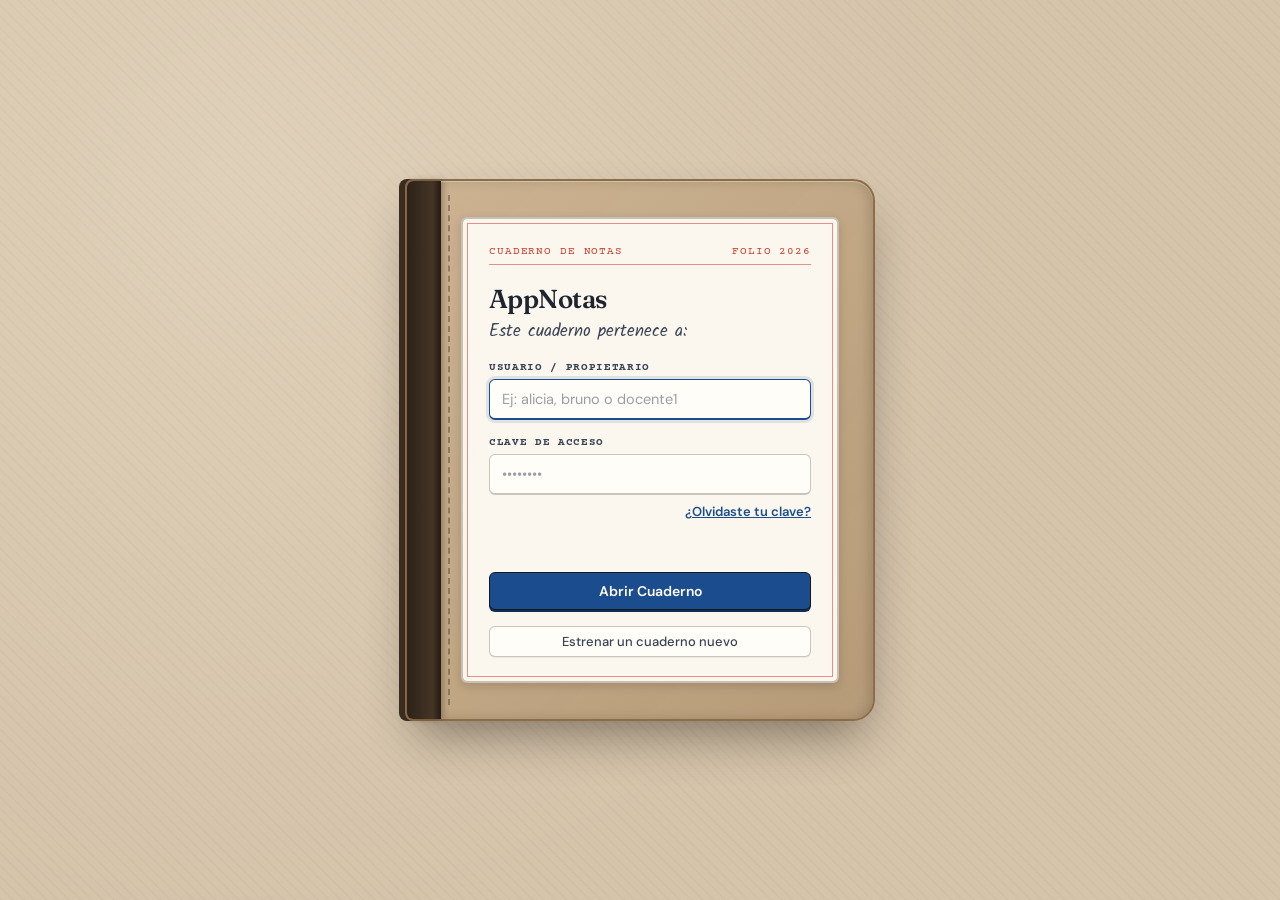
<file: static/index.html>
<!doctype html>
<html lang="es" data-theme="light" data-paper="lined" data-hand="balanced">
<head>
  <meta charset="utf-8" />
  <meta name="viewport" content="width=device-width, initial-scale=1" />
  <title>AppNotas — Mi Cuaderno de Notas</title>
  <link rel="icon" type="image/svg+xml" href="data:image/svg+xml,%3Csvg xmlns='http://www.w3.org/2000/svg' viewBox='0 0 32 32'%3E%3Crect x='5' y='2' width='23' height='28' rx='3' fill='%23FBF7EE' stroke='%235C4938' stroke-width='2'/%3E%3Cline x1='11' y1='3' x2='11' y2='29' stroke='%23D9534F' stroke-width='1.5'/%3E%3Cline x1='12' y1='10' x2='25' y2='10' stroke='%239BBCD1' stroke-width='1.2'/%3E%3Cline x1='12' y1='16' x2='25' y2='16' stroke='%239BBCD1' stroke-width='1.2'/%3E%3Cline x1='12' y1='22' x2='22' y2='22' stroke='%239BBCD1' stroke-width='1.2'/%3E%3Crect x='2' y='6' width='5' height='2.2' rx='1' fill='%234A453E'/%3E%3Crect x='2' y='12' width='5' height='2.2' rx='1' fill='%234A453E'/%3E%3Crect x='2' y='18' width='5' height='2.2' rx='1' fill='%234A453E'/%3E%3Crect x='2' y='24' width='5' height='2.2' rx='1' fill='%234A453E'/%3E%3C/svg%3E" />
  <link rel="preconnect" href="https://fonts.googleapis.com">
  <link rel="preconnect" href="https://fonts.gstatic.com" crossorigin>
  <link href="https://fonts.googleapis.com/css2?family=Caveat:wght@500;600;700&family=Courier+Prime:ital,wght@0,400;0,700;1,400&family=DM+Sans:ital,opsz,wght@0,9..40,400;0,9..40,500;0,9..40,600;1,9..40,400&family=Fraunces:ital,opsz,wght@0,9..144,500;0,9..144,600;0,9..144,700;1,9..144,400&family=Kalam:wght@400;700&display=swap" rel="stylesheet">
  <link rel="stylesheet" href="/static/styles.css?v=20261111_3">
</head>
<body>
  <div id="root"></div>
  <script src="/static/app.js?v=20261111_3"></script>
</body>
</html>
</file>
<file: static/styles.css>
/* ==========================================================================
   AppNotas — Rediseño Temático «Mi Cuaderno de Notas» (Tactile Stationery UI)
   ========================================================================== */

:root {
  /* Tipografías de Papelería */
  --font-display: "Fraunces", Georgia, serif;
  --font-hand: "Kalam", "Caveat", cursive;
  --font-caveat: "Caveat", "Kalam", cursive;
  --font-sans: "DM Sans", -apple-system, BlinkMacSystemFont, "Segoe UI", sans-serif;
  --font-stamp: "Courier Prime", "Courier New", monospace;

  /* Escritorio y Tapa Kraft */
  --desk-bg: #D5C3AA;
  --cover-bg: #C5A882;
  --cover-bg-2: #B89970;
  --cover-border: #8C6D46;
  --cover-stitch: rgba(74, 53, 31, 0.42);
  --cover-fg: #2B2118;
  --cover-fg-muted: #5C4733;

  /* Hoja de Papel Crema Cálido */
  --paper-bg: #FBF7EE;
  --paper-elev: #FFFDF8;
  --paper-sunken: #F2EAD9;
  --paper-slip: #FFF8D6;
  --paper-border: rgba(65, 50, 32, 0.14);
  --paper-border-strong: rgba(65, 50, 32, 0.28);

  /* Renglones y Margen de Hoja Escolar/Universitaria */
  --rule-line: rgba(108, 162, 198, 0.45);
  --rule-grid: rgba(108, 162, 198, 0.40);
  --rule-dot: rgba(108, 162, 198, 0.68);
  --margin-red: rgba(217, 79, 70, 0.62);
  --margin-red-2: rgba(217, 79, 70, 0.35);
  --hole-bg: #C8B396;
  --hole-shadow: inset 0 2px 4px rgba(0, 0, 0, 0.32);

  /* Tintas de Lapicera */
  --ink: #1E2430;
  --ink-2: #3A4354;
  --ink-3: #6C7380;
  --ink-4: #9A9EA6;
  --ink-blue: #1B4D8E;
  --ink-red: #C93B2B;
  --ink-green: #1E6F3D;
  --accent: #C93B2B;
  --accent-soft: rgba(201, 59, 43, 0.12);

  /* Marcadores Resaltadores (Highlighters) */
  --urgent: #C93B2B;
  --media: #996500;
  --baja: #1E6F3D;
  --hl-urgent: rgba(255, 128, 112, 0.42);
  --hl-media: rgba(255, 225, 75, 0.58);
  --hl-baja: rgba(134, 228, 162, 0.45);

  /* Post-its / Notas Adhesivas */
  --postit-urgent: #FFE2D9;
  --postit-urgent-border: #F3B6A5;
  --postit-media: #FFF3B8;
  --postit-media-border: #E8D274;
  --postit-baja: #DCF4E1;
  --postit-baja-border: #A9D9B4;
  --postit-neutral: #FFFDF2;
  --washi-tape: rgba(255, 255, 255, 0.62);
  --washi-border: rgba(180, 165, 135, 0.28);

  /* Separadores de Carpeta (Index Tabs) */
  --tab-pending: #FFFDF7;
  --tab-completed: #D4E6F4;
  --tab-archived: #F4D2C8;
  --tab-all: #DFEAD2;
  --tab-family: #F9E3B4;

  /* Stickers de Categorías */
  --cat-trabajo-bg: #D6E6F9;
  --cat-trabajo-fg: #1A4B84;
  --cat-casa-bg: #FDE0C5;
  --cat-casa-fg: #8E4311;
  --cat-personal-bg: #D9F0DF;
  --cat-personal-fg: #1C5E31;
  --cat-estudio-bg: #E8DAF8;
  --cat-estudio-fg: #512B7E;

  /* Dimensiones de Renglón */
  --line-h: 36px;
  --margin-left-w: 68px;
  --shadow-paper: 0 2px 5px rgba(35, 25, 15, 0.08), 0 10px 24px -12px rgba(35, 25, 15, 0.18);
  --shadow-postit: 2px 6px 14px -4px rgba(35, 25, 15, 0.22), 0 1px 2px rgba(35, 25, 15, 0.10);
}

/* ── Modo Nocturno («Cuaderno Black-Paper / Field Notes») ── */
[data-theme="dark"] {
  --desk-bg: #110F0D;
  --cover-bg: #1D1915;
  --cover-bg-2: #161310;
  --cover-border: #332B22;
  --cover-stitch: rgba(215, 190, 155, 0.22);
  --cover-fg: #EDE3D2;
  --cover-fg-muted: #A69985;

  --paper-bg: #1E1C19;
  --paper-elev: #272420;
  --paper-sunken: #161412;
  --paper-slip: #2B261B;
  --paper-border: rgba(235, 220, 195, 0.12);
  --paper-border-strong: rgba(235, 220, 195, 0.24);

  --rule-line: rgba(190, 175, 150, 0.18);
  --rule-grid: rgba(190, 175, 150, 0.18);
  --rule-dot: rgba(190, 175, 150, 0.36);
  --margin-red: rgba(224, 96, 85, 0.42);
  --margin-red-2: rgba(224, 96, 85, 0.22);
  --hole-bg: #12100E;

  --ink: #F2ECE1;
  --ink-2: #CEC5B4;
  --ink-3: #968D7E;
  --ink-4: #665E52;
  --ink-blue: #7DB3FF;
  --ink-red: #F27263;
  --ink-green: #68C787;
  --accent: #E86F5C;
  --accent-soft: rgba(232, 111, 92, 0.18);

  --urgent: #F47667;
  --media: #F5C451;
  --baja: #68C787;
  --hl-urgent: rgba(244, 118, 103, 0.25);
  --hl-media: rgba(245, 196, 81, 0.25);
  --hl-baja: rgba(104, 199, 135, 0.25);

  --postit-urgent: #382320;
  --postit-urgent-border: #6E3932;
  --postit-media: #362F1D;
  --postit-media-border: #6B5A2B;
  --postit-baja: #1F3325;
  --postit-baja-border: #356343;
  --postit-neutral: #292520;
  --washi-tape: rgba(255, 248, 230, 0.16);
  --washi-border: rgba(255, 248, 230, 0.12);

  --tab-pending: #2C2823;
  --tab-completed: #21303D;
  --tab-archived: #3B2522;
  --tab-all: #263326;
  --tab-family: #3B311E;

  --cat-trabajo-bg: #1F3147;
  --cat-trabajo-fg: #9BC5FF;
  --cat-casa-bg: #3D2817;
  --cat-casa-fg: #F7B279;
  --cat-personal-bg: #1D3625;
  --cat-personal-fg: #8CE0A6;
  --cat-estudio-bg: #2F2240;
  --cat-estudio-fg: #D0B3FA;
}

/* Modo Full Manuscrita opcional */
[data-hand="full"] {
  --font-sans: "Kalam", cursive;
}

* { box-sizing: border-box; }
html, body, #root { height: 100%; }
body {
  margin: 0;
  font-family: var(--font-sans);
  background: var(--desk-bg);
  color: var(--ink);
  -webkit-font-smoothing: antialiased;
}
button, input, select, textarea { font-family: inherit; }

/* ==========================================================================
   1. PORTADA DE LOGIN / REGISTRO (Tapa de Cuaderno Físico)
   ========================================================================== */
.login-wrap {
  min-height: 100vh;
  display: grid;
  place-items: center;
  padding: 28px 16px;
  background:
    radial-gradient(circle at 20% 20%, rgba(255, 248, 231, 0.25), transparent 60%),
    repeating-linear-gradient(45deg, rgba(80, 55, 30, 0.03) 0px, rgba(80, 55, 30, 0.03) 2px, transparent 2px, transparent 8px),
    var(--desk-bg);
}

.notebook-cover {
  position: relative;
  width: 100%;
  max-width: 470px;
  background:
    linear-gradient(135deg, rgba(255,255,255,0.12) 0%, rgba(0,0,0,0.08) 100%),
    var(--cover-bg);
  border-radius: 8px 22px 22px 8px;
  padding: 36px 34px 36px 54px;
  box-shadow:
    -6px 0 0 #3A2D20,
    0 24px 48px -12px rgba(25, 18, 10, 0.45),
    inset 0 1px 1px rgba(255, 255, 255, 0.35),
    inset -4px 0 12px rgba(0, 0, 0, 0.15);
  border: 2px solid var(--cover-border);
}

/* Lomo encuadernado izquierdo */
.notebook-cover::before {
  content: "";
  position: absolute;
  top: 0; bottom: 0; left: 0;
  width: 34px;
  background: linear-gradient(90deg, #2D2218 0%, #443425 75%, #241B12 100%);
  border-radius: 6px 0 0 6px;
  box-shadow: 2px 0 6px rgba(0,0,0,0.28);
}

/* Costura del lomo */
.notebook-cover::after {
  content: "";
  position: absolute;
  top: 14px; bottom: 14px; left: 41px;
  border-left: 2px dashed var(--cover-stitch);
  pointer-events: none;
}

/* Etiqueta central pegada en la tapa ("Ex Libris") */
.login-card {
  position: relative;
  background: var(--paper-bg);
  border: 2px solid var(--paper-border-strong);
  border-radius: 6px;
  padding: 26px 26px 24px;
  display: flex;
  flex-direction: column;
  gap: 16px;
  box-shadow:
    0 3px 10px rgba(30, 20, 10, 0.16),
    inset 0 0 0 4px var(--paper-bg),
    inset 0 0 0 5px var(--margin-red);
}

.login-mark {
  display: flex;
  align-items: center;
  justify-content: space-between;
  font-family: var(--font-stamp);
  font-size: 11px;
  color: var(--ink-red);
  letter-spacing: 0.08em;
  text-transform: uppercase;
  border-bottom: 1.5px solid var(--margin-red);
  padding-bottom: 6px;
}

.login-title {
  font-family: var(--font-display);
  font-size: 26px;
  font-weight: 600;
  color: var(--ink);
  letter-spacing: -0.02em;
  margin: 2px 0 0;
}

.login-sub {
  font-family: var(--font-hand);
  font-size: 17px;
  color: var(--ink-2);
  margin: -10px 0 2px;
  line-height: 1.3;
}

.field {
  display: flex;
  flex-direction: column;
  gap: 5px;
}

.field label {
  font-family: var(--font-stamp);
  font-size: 11px;
  font-weight: 700;
  color: var(--ink-2);
  text-transform: uppercase;
  letter-spacing: 0.06em;
}

.input {
  appearance: none;
  background: var(--paper-elev);
  border: 1.5px solid var(--paper-border-strong);
  border-bottom-width: 2px;
  border-radius: 6px;
  padding: 10px 12px;
  font: 14.5px/1.25 var(--font-sans);
  color: var(--ink);
  transition: border-color .15s, box-shadow .15s;
}
.input:focus {
  outline: none;
  border-color: var(--ink-blue);
  box-shadow: 0 0 0 3px rgba(27, 77, 142, 0.12);
}
.input::placeholder { color: var(--ink-4); }

.btn-primary {
  appearance: none;
  border: 1.5px solid #131822;
  background: var(--ink-blue);
  color: #FFFDF8;
  padding: 11px 16px;
  border-radius: 6px;
  font: 600 14px/1 var(--font-sans);
  cursor: pointer;
  box-shadow: 0 2px 0 #0F2D56;
  transition: transform .08s, filter .15s;
}
.btn-primary:hover { filter: brightness(1.08); }
.btn-primary:active { transform: translateY(1px); box-shadow: 0 1px 0 #0F2D56; }
.btn-primary:disabled { opacity: 0.48; cursor: default; }

.btn-ghost {
  appearance: none;
  border: 1.5px solid var(--paper-border-strong);
  background: var(--paper-elev);
  color: var(--ink-2);
  padding: 8px 12px;
  border-radius: 6px;
  font: 500 13px/1 var(--font-sans);
  cursor: pointer;
  transition: all .14s;
  display: inline-flex;
  align-items: center;
  gap: 6px;
  box-shadow: 0 1px 0 rgba(0, 0, 0, 0.06);
}
.btn-ghost:hover {
  color: var(--ink);
  border-color: var(--ink-2);
  background: var(--paper-sunken);
}

.login-error {
  color: var(--urgent);
  font-family: var(--font-hand);
  font-size: 15px;
  min-height: 20px;
}
.login-success {
  color: var(--baja);
  font-family: var(--font-hand);
  font-size: 16px;
  padding: 8px 12px;
  background: var(--hl-baja);
  border: 1px dashed var(--baja);
  border-radius: 6px;
  text-align: center;
}

/* ==========================================================================
   2. ESTRUCTURA DEL CUADERNO ABIERTO (App Shell, Tapa, Espiral y Hoja)
   ========================================================================== */
.app {
  display: grid;
  grid-template-columns: 268px 1fr;
  height: 100vh;
  overflow: hidden;
  background: var(--desk-bg);
}

/* ── Sidebar: Contratapa Interior Kraft con Separadores Troquelados ── */
.sidebar {
  position: relative;
  background:
    linear-gradient(90deg, rgba(0,0,0,0.06) 0%, transparent 18%, rgba(0,0,0,0.12) 100%),
    repeating-linear-gradient(0deg, rgba(60, 40, 20, 0.025) 0px, rgba(60, 40, 20, 0.025) 2px, transparent 2px, transparent 6px),
    var(--cover-bg);
  border-right: 3px solid var(--cover-border);
  padding: 18px 10px 16px 14px;
  display: flex;
  flex-direction: column;
  gap: 5px;
  overflow-y: auto;
  z-index: 10;
  box-shadow: inset -6px 0 14px rgba(0, 0, 0, 0.16);
}

/* Costura vertical decorativa en la contratapa */
.sidebar::before {
  content: "";
  position: absolute;
  top: 10px;
  bottom: 10px;
  left: 7px;
  border-left: 1.5px dashed var(--cover-stitch);
  pointer-events: none;
}

.brand {
  display: flex;
  flex-direction: column;
  gap: 2px;
  padding: 10px 12px;
  margin: 0 4px 8px 6px;
  background: var(--paper-bg);
  border: 1.5px solid var(--paper-border-strong);
  border-radius: 6px;
  box-shadow: 1px 2px 5px rgba(0,0,0,0.12), inset 0 0 0 2px var(--paper-bg), inset 0 0 0 3px var(--margin-red);
}
.brand-title {
  font-family: var(--font-display);
  font-size: 18px;
  font-weight: 700;
  color: var(--ink);
  letter-spacing: -0.02em;
  display: flex;
  align-items: center;
  gap: 7px;
}
.brand-sub {
  font-family: var(--font-stamp);
  font-size: 10px;
  color: var(--ink-red);
  text-transform: uppercase;
  letter-spacing: 0.08em;
}

.side-section {
  font-family: var(--font-stamp);
  font-size: 10.5px;
  font-weight: 700;
  color: var(--cover-fg-muted);
  text-transform: uppercase;
  letter-spacing: 0.1em;
  padding: 12px 10px 4px 12px;
}

/* Sobre / Carpeta contenedora de «Notas Personales» */
.side-folder {
  margin: 2px 0 6px 6px;
  padding: 7px 6px 8px 8px;
  background: rgba(255, 252, 244, 0.34);
  border: 1.5px dashed var(--cover-border);
  border-radius: 8px;
  display: flex;
  flex-direction: column;
  gap: 5px;
}
[data-theme="dark"] .side-folder {
  background: rgba(0, 0, 0, 0.22);
}

.side-folder-head {
  display: flex;
  align-items: center;
  gap: 7px;
  padding: 4px 6px;
  font-family: var(--font-stamp);
  font-size: 11px;
  font-weight: 700;
  color: var(--cover-fg);
  text-transform: uppercase;
  letter-spacing: 0.06em;
  cursor: pointer;
  user-select: none;
  border-bottom: 1px dashed var(--cover-stitch);
}
.side-folder-head .folder-chevron {
  margin-left: auto;
  font-size: 11px;
  transition: transform .15s ease;
}
.side-folder.collapsed .side-folder-head {
  border-bottom-color: transparent;
}
.side-folder.collapsed .folder-chevron {
  transform: rotate(-90deg);
}

.side-folder-body {
  display: flex;
  flex-direction: column;
  gap: 5px;
  padding-left: 6px;
  border-left: 2px solid var(--cover-stitch);
  margin-left: 4px;
}
.side-folder.collapsed .side-folder-body {
  display: none;
}

/* Separadores de Carpeta (Index Tabs) */
.side-item {
  position: relative;
  display: flex;
  align-items: center;
  gap: 9px;
  margin-left: 4px;
  margin-right: -8px;
  padding: 7px 12px;
  border-radius: 6px 12px 12px 6px;
  background: var(--paper-sunken);
  border: 1.5px solid var(--paper-border-strong);
  font-size: 13.5px;
  font-weight: 500;
  color: var(--ink-2);
  cursor: pointer;
  user-select: none;
  box-shadow: 2px 2px 5px rgba(0, 0, 0, 0.12);
  transition: transform .14s ease, background .14s ease, box-shadow .14s ease;
}

.side-item[data-scope="pending"]   { background: var(--tab-pending); }
.side-item[data-scope="completed"] { background: var(--tab-completed); }
.side-item[data-scope="archived"]  { background: var(--tab-archived); }
.side-item[data-scope="all"]       { background: var(--tab-all); }
.side-item[data-scope="family"]    {
  background: var(--tab-family);
  margin-left: 6px;
  margin-right: -4px;
  padding: 9px 12px;
}

.side-item:hover {
  color: var(--ink);
  border-color: var(--ink-3);
}

.side-item.active {
  transform: translateX(7px);
  color: var(--ink);
  font-weight: 700;
  border-color: var(--ink);
  box-shadow: 3px 3px 8px rgba(0, 0, 0, 0.22), inset 4px 0 0 var(--accent);
}

.side-item .count {
  margin-left: auto;
  font-family: var(--font-stamp);
  font-size: 11px;
  font-weight: 700;
  color: var(--ink-2);
  background: rgba(255, 255, 255, 0.55);
  padding: 1px 6px;
  border-radius: 999px;
  border: 1px solid var(--paper-border);
}
[data-theme="dark"] .side-item .count {
  background: rgba(0, 0, 0, 0.35);
}

.side-dot {
  width: 10px;
  height: 10px;
  border-radius: 50%;
  flex-shrink: 0;
  border: 1.5px solid rgba(0,0,0,0.25);
}
.side-dot.urgent { background: var(--urgent); }
.side-dot.media  { background: #F5B027; }
.side-dot.baja   { background: var(--baja); }

/* Stickers de Categorías en el Sidebar */
.sticker-grid {
  display: grid;
  grid-template-columns: 1fr 1fr;
  gap: 7px;
  padding: 2px 4px 4px 8px;
}

.cat-sticker {
  display: flex;
  align-items: center;
  justify-content: space-between;
  padding: 6px 9px;
  border-radius: 6px;
  font-family: var(--font-hand);
  font-size: 15px;
  font-weight: 700;
  cursor: pointer;
  user-select: none;
  border: 2px solid #FFFFFF;
  box-shadow: 1px 2px 4px rgba(0,0,0,0.18);
  transition: transform .12s, box-shadow .12s;
}
[data-theme="dark"] .cat-sticker {
  border-color: rgba(255,255,255,0.22);
}
.cat-sticker:nth-child(odd) { transform: rotate(-1.2deg); }
.cat-sticker:nth-child(even) { transform: rotate(1.1deg); }
.cat-sticker:hover { filter: brightness(0.97); }
.cat-sticker.active {
  outline: 2px solid var(--ink);
  transform: scale(1.05) rotate(0deg);
}
.cat-sticker.cat-Trabajo  { background: var(--cat-trabajo-bg);  color: var(--cat-trabajo-fg); }
.cat-sticker.cat-Casa     { background: var(--cat-casa-bg);     color: var(--cat-casa-fg); }
.cat-sticker.cat-Personal { background: var(--cat-personal-bg); color: var(--cat-personal-fg); }
.cat-sticker.cat-Estudio  { background: var(--cat-estudio-bg);  color: var(--cat-estudio-fg); }
.cat-sticker .count {
  font-family: var(--font-stamp);
  font-size: 10.5px;
  opacity: 0.85;
}

/* Tarjeta de Usuario al pie de la contratapa */
.side-user {
  margin: 10px 4px 0 8px;
  display: flex;
  align-items: center;
  gap: 9px;
  padding: 9px 10px;
  background: var(--paper-bg);
  border: 1.5px solid var(--paper-border-strong);
  border-radius: 6px;
  font-size: 13px;
  color: var(--ink-2);
  box-shadow: 1px 2px 5px rgba(0,0,0,0.12);
}
.side-user .avatar {
  width: 28px;
  height: 28px;
  border-radius: 50%;
  background: var(--ink-blue);
  color: #FFFDF8;
  display: grid;
  place-items: center;
  font: 700 13px/1 var(--font-display);
  border: 1.5px solid var(--ink);
}
.side-user .logout {
  margin-left: auto;
  cursor: pointer;
  font-family: var(--font-stamp);
  font-size: 11px;
  color: var(--ink-red);
  text-decoration: underline;
}
.side-user .logout:hover { font-weight: 700; }

/* ==========================================================================
   3. LA HOJA DE CUADERNO (Main Sheet, Espiral, Perforaciones y Renglones)
   ========================================================================== */
.main {
  position: relative;
  display: flex;
  flex-direction: column;
  overflow: hidden;
  background-color: var(--paper-bg);
  box-shadow: inset 12px 0 22px -12px rgba(35, 25, 15, 0.28);
}

/* Fondos según tipo de hoja seleccionada */
[data-paper="lined"] .main {
  background-image:
    linear-gradient(90deg,
      transparent 0px,
      transparent 64px,
      var(--margin-red) 64px,
      var(--margin-red) 65.5px,
      transparent 65.5px,
      transparent 69px,
      var(--margin-red-2) 69px,
      var(--margin-red-2) 70px,
      transparent 70px
    ),
    repeating-linear-gradient(to bottom,
      transparent 0px,
      transparent calc(var(--line-h) - 1px),
      var(--rule-line) calc(var(--line-h) - 1px),
      var(--rule-line) var(--line-h)
    );
}

[data-paper="grid"] .main {
  background-image:
    linear-gradient(90deg,
      transparent 0px,
      transparent 64px,
      var(--margin-red) 64px,
      var(--margin-red) 65.5px,
      transparent 65.5px
    ),
    linear-gradient(to right, var(--rule-grid) 1px, transparent 1px),
    linear-gradient(to bottom, var(--rule-grid) 1px, transparent 1px);
  background-size: 100% 100%, 24px 24px, 24px 24px;
}

[data-paper="dotted"] .main {
  background-image:
    linear-gradient(90deg,
      transparent 0px,
      transparent 64px,
      var(--margin-red) 64px,
      var(--margin-red) 65.5px,
      transparent 65.5px
    ),
    radial-gradient(var(--rule-dot) 1.3px, transparent 1.3px);
  background-size: 100% 100%, 24px 24px;
}

/* Anillos del Espiral Metálico en el borde izquierdo de la hoja */
.main::before {
  content: "";
  position: absolute;
  top: 0;
  bottom: 0;
  left: 0;
  width: 18px;
  z-index: 15;
  pointer-events: none;
  background-image: repeating-linear-gradient(
    to bottom,
    transparent 0px,
    transparent 16px,
    #3B3733 16px,
    #78726B 19px,
    #262320 22px,
    transparent 22px,
    transparent 26px,
    #3B3733 26px,
    #78726B 29px,
    #262320 32px,
    transparent 32px,
    transparent 48px
  );
  filter: drop-shadow(2px 2px 2px rgba(0, 0, 0, 0.28));
}

/* Perforaciones de carpeta (Agujeros de la hoja) */
.main::after {
  content: "";
  position: absolute;
  top: 0;
  bottom: 0;
  left: 28px;
  width: 20px;
  z-index: 4;
  pointer-events: none;
  background-image:
    radial-gradient(circle at 10px 140px, var(--hole-bg) 8px, rgba(0,0,0,0.22) 8.5px, transparent 9.5px),
    radial-gradient(circle at 10px 50%, var(--hole-bg) 8px, rgba(0,0,0,0.22) 8.5px, transparent 9.5px),
    radial-gradient(circle at 10px calc(100% - 140px), var(--hole-bg) 8px, rgba(0,0,0,0.22) 8.5px, transparent 9.5px);
}

/* ==========================================================================
   4. CABECERA DE LA HOJA (Topbar & Folio Fecha)
   ========================================================================== */
.topbar {
  position: relative;
  z-index: 20;
  display: flex;
  align-items: center;
  flex-wrap: wrap;
  gap: 10px;
  padding: 18px 28px 14px 84px;
  background:
    linear-gradient(90deg,
      transparent 0px,
      transparent 64px,
      var(--margin-red) 64px,
      var(--margin-red) 65.5px,
      transparent 65.5px,
      transparent 69px,
      var(--margin-red-2) 69px,
      var(--margin-red-2) 70px,
      transparent 70px
    ),
    var(--paper-bg);
  border-bottom: 2px double var(--margin-red);
  flex-shrink: 0;
}

.page-title-block {
  display: flex;
  align-items: baseline;
  gap: 12px;
}

.topbar h1 {
  font-family: var(--font-display);
  font-size: 25px;
  font-weight: 700;
  color: var(--ink);
  letter-spacing: -0.02em;
  margin: 0;
}

.topbar .meta {
  font-family: var(--font-stamp);
  font-size: 11.5px;
  color: var(--ink-red);
  text-transform: uppercase;
  letter-spacing: 0.06em;
  background: var(--accent-soft);
  padding: 2px 8px;
  border-radius: 4px;
  border: 1px dashed var(--margin-red);
}

/* Cuadro de Fecha / Folio estilo Cuaderno Escolar */
.notebook-date-box {
  display: inline-flex;
  align-items: center;
  border: 1.5px solid var(--margin-red);
  border-radius: 5px;
  font-family: var(--font-stamp);
  font-size: 11px;
  color: var(--ink-2);
  background: var(--paper-elev);
  overflow: hidden;
}
.notebook-date-box span {
  padding: 4px 7px;
  border-right: 1px solid var(--margin-red-2);
}
.notebook-date-box span:first-child {
  background: var(--accent-soft);
  color: var(--ink-red);
  font-weight: 700;
}
.notebook-date-box span:last-child {
  border-right: 0;
}

.topbar .spacer { flex: 1; }

.stationery-group {
  display: inline-flex;
  align-items: center;
  gap: 2px;
  padding: 3px;
  background: var(--paper-elev);
  border: 1.5px solid var(--paper-border-strong);
  border-radius: 7px;
}

.view-btns {
  display: inline-flex;
  align-items: center;
  gap: 2px;
  padding: 3px;
  background: var(--paper-elev);
  border: 1.5px solid var(--paper-border-strong);
  border-radius: 7px;
}

.search {
  display: flex;
  align-items: center;
  gap: 8px;
  border: 1.5px solid var(--paper-border-strong);
  border-radius: 6px;
  padding: 6px 11px;
  background: var(--paper-elev);
  min-width: 215px;
  box-shadow: inset 0 1px 2px rgba(0,0,0,0.04);
}
.search:focus-within {
  border-color: var(--ink-blue);
}
.search svg { color: var(--ink-3); flex-shrink: 0; }
.search input {
  background: transparent;
  border: 0;
  outline: 0;
  flex: 1;
  font: 13.5px/1 var(--font-sans);
  color: var(--ink);
}
.search input::placeholder { color: var(--ink-4); }

/* Botón Campanita de Notificaciones y Popover */
.notif-wrap {
  position: relative;
}
.notif-badge {
  position: absolute;
  top: -3px;
  right: -3px;
  min-width: 16px;
  height: 16px;
  padding: 0 4px;
  border-radius: 999px;
  background: var(--ink-red);
  color: #fff;
  font: 700 10px/16px var(--font-stamp);
  text-align: center;
}
.notif-popover {
  position: absolute;
  top: calc(100% + 8px);
  right: 0;
  width: 340px;
  max-height: 400px;
  overflow-y: auto;
  background: var(--paper-elev);
  border: 2px solid var(--paper-border-strong);
  border-radius: 8px;
  box-shadow: var(--shadow-postit);
  z-index: 90;
  padding: 12px;
}
.notif-head {
  display: flex;
  align-items: center;
  justify-content: space-between;
  border-bottom: 1px dashed var(--paper-border-strong);
  padding-bottom: 8px;
  margin-bottom: 8px;
  font-family: var(--font-stamp);
  font-size: 11px;
  text-transform: uppercase;
  color: var(--ink-2);
}
.notif-item {
  padding: 8px 10px;
  border-radius: 6px;
  border-bottom: 1px solid var(--paper-border);
  font-size: 12.5px;
  color: var(--ink-2);
  cursor: pointer;
  transition: background .12s;
}
.notif-item:hover { background: var(--paper-sunken); }
.notif-item.unread {
  background: var(--paper-slip);
  color: var(--ink);
  font-weight: 500;
  border-left: 3px solid var(--ink-red);
}
.notif-time {
  display: block;
  font-family: var(--font-stamp);
  font-size: 10px;
  color: var(--ink-3);
  margin-top: 3px;
}

/* Menú desplegable de Configuración de Hoja y Apariencia */
.settings-wrap {
  position: relative;
}
.settings-popover {
  position: absolute;
  top: calc(100% + 8px);
  right: 0;
  width: 270px;
  background: var(--paper-elev);
  border: 2px solid var(--paper-border-strong);
  border-radius: 8px;
  box-shadow: var(--shadow-postit);
  z-index: 90;
  padding: 12px 14px;
  display: flex;
  flex-direction: column;
  gap: 12px;
}
.settings-group {
  display: flex;
  flex-direction: column;
  gap: 6px;
}
.settings-label {
  font-family: var(--font-stamp);
  font-size: 10.5px;
  font-weight: 700;
  color: var(--ink-3);
  text-transform: uppercase;
  letter-spacing: 0.06em;
}
.settings-options {
  display: grid;
  grid-template-columns: repeat(3, 1fr);
  gap: 4px;
  background: var(--paper-sunken);
  padding: 3px;
  border-radius: 6px;
  border: 1px solid var(--paper-border-strong);
}
.settings-options.two-cols {
  grid-template-columns: 1fr 1fr;
}
.settings-opt {
  appearance: none;
  border: 0;
  background: transparent;
  padding: 6px 6px;
  border-radius: 4px;
  font: 600 12px/1.1 var(--font-sans);
  color: var(--ink-2);
  cursor: pointer;
  display: inline-flex;
  align-items: center;
  justify-content: center;
  gap: 5px;
  transition: all .12s;
}
.settings-opt:hover {
  color: var(--ink);
}
.settings-opt.active {
  background: var(--hl-media);
  color: var(--ink);
  box-shadow: inset 0 0 0 1.5px var(--media);
}

/* ==========================================================================
   5. FILTROS Y CHIPS TIPO RESALTADOR / CINTA
   ========================================================================== */
.filters {
  display: flex;
  align-items: center;
  gap: 8px;
  padding: 10px 28px 6px 84px;
  flex-shrink: 0;
}

.chip {
  display: inline-flex;
  align-items: center;
  gap: 6px;
  padding: 5px 11px;
  border-radius: 999px;
  border: 1.5px dashed var(--paper-border-strong);
  background: var(--paper-elev);
  font: 600 12.5px/1 var(--font-sans);
  color: var(--ink-2);
  cursor: pointer;
  transition: all .14s;
}
.chip:hover {
  color: var(--ink);
  border-style: solid;
  background: var(--paper-sunken);
}
.chip.active {
  background: var(--ink);
  color: var(--paper-bg);
  border: 1.5px solid var(--ink);
}
.chip .dot { width: 8px; height: 8px; border-radius: 50%; background: var(--ink-4); }
.chip .dot.urgent { background: var(--urgent); }
.chip .dot.media  { background: #F5B027; }
.chip .dot.baja   { background: var(--baja); }

.chip.pri-urgent.active { background: var(--hl-urgent); border: 1.5px solid var(--urgent); color: var(--ink); }
.chip.pri-media.active  { background: var(--hl-media);  border: 1.5px solid var(--media);  color: var(--ink); }
.chip.pri-baja.active   { background: var(--hl-baja);   border: 1.5px solid var(--baja);   color: var(--ink); }

.chip .count {
  font-family: var(--font-stamp);
  font-size: 10.5px;
  opacity: 0.78;
}

/* ==========================================================================
   6. BOTONES DE ÍCONO
   ========================================================================== */
.icon-btn {
  appearance: none;
  background: transparent;
  border: 0;
  width: 30px;
  height: 30px;
  border-radius: 6px;
  color: var(--ink-2);
  cursor: pointer;
  display: grid;
  place-items: center;
  transition: all .12s;
}
.icon-btn:hover { background: var(--paper-sunken); color: var(--ink); }
.icon-btn.danger:hover { color: var(--urgent); background: var(--hl-urgent); }
.icon-btn.active-view {
  background: var(--hl-media);
  color: var(--ink);
  font-weight: 700;
  box-shadow: inset 0 0 0 1.5px var(--media);
}

/* ==========================================================================
   7. QUICK-ADD (Esquela de Papel Sujeta con Clip Metálico)
   ========================================================================== */
.quick-add {
  position: relative;
  margin: 8px 28px 4px 84px;
  border: 1.5px dashed var(--paper-border-strong);
  border-radius: 4px 10px 6px 8px;
  background: var(--paper-slip);
  display: flex;
  align-items: center;
  gap: 10px;
  padding: 11px 16px;
  cursor: text;
  color: var(--ink-2);
  font-family: var(--font-hand);
  font-size: 17px;
  box-shadow: var(--shadow-paper);
  transition: transform .14s, border-color .14s;
  flex-shrink: 0;
}
.quick-add:hover {
  border-color: var(--ink-blue);
  color: var(--ink);
}

/* Clip metálico SVG decorativo en la esquina derecha */
.paperclip-deco {
  position: absolute;
  top: -10px;
  right: 18px;
  color: #5E646E;
  pointer-events: none;
  transform: rotate(8deg);
}

.quick-add.expanded {
  display: block;
  padding: 0;
  cursor: default;
  border: 1.5px solid var(--paper-border-strong);
  background: var(--paper-slip);
  box-shadow: var(--shadow-postit);
}
.quick-add.expanded .qa-row {
  display: flex;
  align-items: center;
  gap: 10px;
  padding: 14px 16px 6px;
  border-bottom: 1px dashed var(--paper-border);
}
.quick-add.expanded .qa-title {
  flex: 1;
  background: transparent;
  border: 0;
  outline: 0;
  font: 700 19px/1.3 var(--font-hand);
  color: var(--ink);
}
.quick-add.expanded .qa-title::placeholder { color: var(--ink-3); font-weight: 400; }
.quick-add.expanded .qa-desc {
  width: 100%;
  background: transparent;
  border: 0;
  outline: 0;
  font: 14.5px/1.55 var(--font-sans);
  color: var(--ink-2);
  resize: none;
  padding: 8px 16px;
}
.quick-add.expanded .qa-desc::placeholder { color: var(--ink-4); }

.qa-meta-row {
  display: flex;
  align-items: center;
  flex-wrap: wrap;
  gap: 8px;
  padding: 6px 16px 10px;
}
.qa-select, .qa-date {
  appearance: none;
  background: var(--paper-elev);
  border: 1.5px solid var(--paper-border-strong);
  border-radius: 6px;
  padding: 5px 10px;
  font: 12.5px/1.2 var(--font-sans);
  color: var(--ink);
  cursor: pointer;
}
.char-count {
  font-family: var(--font-stamp);
  font-size: 11px;
  color: var(--ink-3);
  margin-left: auto;
}
.char-count.warn { color: var(--urgent); font-weight: 700; }

.quick-add.expanded .qa-actions {
  display: flex;
  align-items: center;
  flex-wrap: wrap;
  gap: 8px;
  padding: 10px 16px;
  border-top: 1.5px dashed var(--paper-border-strong);
  background: rgba(255, 255, 255, 0.35);
}
[data-theme="dark"] .quick-add.expanded .qa-actions {
  background: rgba(0, 0, 0, 0.2);
}

.priority-select {
  display: flex;
  align-items: center;
  gap: 4px;
  border: 1.5px solid var(--paper-border-strong);
  border-radius: 6px;
  padding: 3px;
  background: var(--paper-elev);
}
.priority-select button {
  appearance: none;
  border: 0;
  background: transparent;
  padding: 5px 9px;
  border-radius: 4px;
  font: 600 12px/1 var(--font-sans);
  color: var(--ink-2);
  cursor: pointer;
  display: inline-flex;
  align-items: center;
  gap: 5px;
}
.priority-select .pdot { width: 8px; height: 8px; border-radius: 50%; }
.priority-select .pdot.urgent { background: var(--urgent); }
.priority-select .pdot.media  { background: #F5B027; }
.priority-select .pdot.baja   { background: var(--baja); }
.priority-select button.active.pri-urgent { background: var(--hl-urgent); color: var(--urgent); }
.priority-select button.active.pri-media  { background: var(--hl-media);  color: var(--media); }
.priority-select button.active.pri-baja   { background: var(--hl-baja);   color: var(--baja); }
.qa-actions .spacer { flex: 1; }

/* ==========================================================================
   8. VISTA 1: ESCRITURA SOBRE LOS RENGLONES (List View)
   ========================================================================== */
.notes-list {
  flex: 1;
  overflow-y: auto;
  padding: 0 28px 80px 0;
}

/* Cabecera de sección escrita en el renglón */
.list-section {
  height: var(--line-h);
  padding: 0 12px 0 84px;
  display: flex;
  align-items: center;
  gap: 10px;
  font-family: var(--font-hand);
  font-size: 18px;
  font-weight: 700;
  color: var(--ink-blue);
}
.list-section .line {
  flex: 1;
  height: 0;
  border-bottom: 1.5px dashed var(--paper-border-strong);
}

/* Fila alineada exactamente a los renglones de la hoja */
.note-row {
  display: grid;
  grid-template-columns: 68px 1fr auto auto;
  align-items: center;
  gap: 14px;
  padding: 6px 14px 6px 0;
  min-height: calc(var(--line-h) * 2);
  border-bottom: 1px solid transparent;
  cursor: pointer;
  transition: background-color .18s ease;
  position: relative;
}
.note-row:hover {
  background-color: rgba(255, 236, 153, 0.20);
}
[data-theme="dark"] .note-row:hover {
  background: rgba(255, 255, 255, 0.04);
}

/* Columna a la izquierda de la línea roja del margen: Checkbox dibujado a mano */
.note-row .margin-col {
  display: flex;
  align-items: center;
  justify-content: flex-end;
  padding-right: 12px;
}

.note-row .check, .g-card .head .check {
  width: 21px;
  height: 21px;
  border-radius: 4px 6px 5px 6px;
  border: 2px solid var(--ink-2);
  display: grid;
  place-items: center;
  cursor: pointer;
  transition: all .14s;
  flex-shrink: 0;
  background: var(--paper-elev);
  color: var(--ink-red);
}
.note-row .check:hover, .g-card .head .check:hover {
  border-color: var(--ink-red);
  background: var(--accent-soft);
}
.note-row.done .check, .g-card.done .head .check {
  background: var(--hl-baja);
  border-color: var(--baja);
  color: var(--baja);
}

.note-row .body {
  min-width: 0;
  display: flex;
  flex-direction: column;
  gap: 4px;
  padding-left: 8px;
}

.note-row .title {
  font-family: var(--font-hand);
  font-size: 19px;
  font-weight: 700;
  line-height: 1.25;
  color: var(--ink);
  display: flex;
  align-items: center;
  flex-wrap: wrap;
  gap: 8px;
}

.note-row.done .title span.title-text {
  color: var(--ink-3);
  text-decoration: line-through;
  text-decoration-thickness: 2px;
  text-decoration-color: var(--ink-red);
}

.note-row .desc {
  font-size: 13.5px;
  color: var(--ink-2);
  white-space: nowrap;
  overflow: hidden;
  text-overflow: ellipsis;
}

.note-row .meta {
  font-family: var(--font-stamp);
  font-size: 11px;
  color: var(--ink-3);
  flex-shrink: 0;
}

.note-row .actions {
  display: flex;
  align-items: center;
  gap: 3px;
  opacity: 0.75;
  transition: opacity .12s;
}
.note-row:hover .actions { opacity: 1; }

/* Etiquetas con efecto Marcador Resaltador (Highlighter) */
.hl-priority {
  font-family: var(--font-hand);
  font-size: 14px;
  font-weight: 700;
  padding: 0 8px;
  border-radius: 12px 4px 10px 6px;
  display: inline-flex;
  align-items: center;
  gap: 4px;
  border: 1.5px solid currentColor;
}
.hl-priority.urgent { background: var(--hl-urgent); color: var(--urgent); }
.hl-priority.media  { background: var(--hl-media);  color: var(--media); }
.hl-priority.baja   { background: var(--hl-baja);   color: var(--baja); }

/* ==========================================================================
   9. VISTA 2: MURO DE POST-ITS Y NOTAS ADHESIVAS (Gallery / Cards View)
   ========================================================================== */
.gallery {
  flex: 1;
  overflow-y: auto;
  padding: 22px 28px 80px 84px;
  display: grid;
  grid-template-columns: repeat(auto-fill, minmax(248px, 1fr));
  gap: 20px;
  align-content: start;
}

.g-card {
  position: relative;
  padding: 20px 18px 16px;
  border-radius: 3px 3px 14px 3px;
  background: var(--postit-media);
  border: 1px solid var(--postit-media-border);
  display: flex;
  flex-direction: column;
  gap: 8px;
  min-height: 175px;
  cursor: pointer;
  box-shadow: var(--shadow-postit);
  transition: transform .16s ease, box-shadow .16s ease;
}

/* Cinta adhesiva translúcida (Washi Tape) arriba de cada Post-it */
.g-card::before {
  content: "";
  position: absolute;
  top: -9px;
  left: 50%;
  transform: translateX(-50%) rotate(-1.5deg);
  width: 68px;
  height: 18px;
  background: var(--washi-tape);
  border: 1px solid var(--washi-border);
  box-shadow: 0 1px 2px rgba(0,0,0,0.08);
  pointer-events: none;
}

.g-card:nth-child(odd)  { transform: rotate(-0.8deg); }
.g-card:nth-child(even) { transform: rotate(0.7deg); }
.g-card:nth-child(3n)   { transform: rotate(-0.3deg); }

.g-card:hover {
  box-shadow: 3px 8px 18px -4px rgba(35, 25, 15, 0.28);
  z-index: 5;
}

.g-card.pri-urgent { background: var(--postit-urgent); border-color: var(--postit-urgent-border); }
.g-card.pri-media  { background: var(--postit-media);  border-color: var(--postit-media-border); }
.g-card.pri-baja   { background: var(--postit-baja);   border-color: var(--postit-baja-border); }
.g-card.done { opacity: 0.78; }

.g-card .head {
  display: flex;
  align-items: center;
  gap: 8px;
}
.g-card .head .spacer { flex: 1; }

.g-card .title {
  font-family: var(--font-hand);
  font-size: 20px;
  font-weight: 700;
  line-height: 1.25;
  color: var(--ink);
  margin-top: 2px;
}
.g-card.done .title {
  color: var(--ink-3);
  text-decoration: line-through;
  text-decoration-thickness: 2px;
  text-decoration-color: var(--ink-red);
}

.g-card .desc {
  font-size: 13.5px;
  line-height: 1.5;
  color: var(--ink-2);
  flex: 1;
  display: -webkit-box;
  -webkit-line-clamp: 4;
  -webkit-box-orient: vertical;
  overflow: hidden;
}

.g-card .foot {
  display: flex;
  align-items: center;
  gap: 8px;
  font-family: var(--font-stamp);
  font-size: 10.5px;
  color: var(--ink-3);
  padding-top: 6px;
  border-top: 1px dashed rgba(0, 0, 0, 0.12);
}
.g-card .foot .actions {
  margin-left: auto;
  display: flex;
  gap: 2px;
  opacity: 0;
  transition: opacity .12s;
}
.g-card:hover .foot .actions { opacity: 1; }

/* ==========================================================================
   10. VISTA 3: PIZARRA KANBAN DE NOTAS ADHESIVAS
   ========================================================================== */
.kanban {
  flex: 1;
  overflow-x: auto;
  overflow-y: hidden;
  display: grid;
  grid-template-columns: repeat(3, minmax(270px, 1fr));
  gap: 20px;
  padding: 18px 28px 28px 84px;
}

.kanban-col {
  display: flex;
  flex-direction: column;
  min-height: 0;
  background: rgba(255, 255, 255, 0.28);
  border: 1.5px dashed var(--paper-border-strong);
  border-radius: 10px;
  padding: 12px;
}
[data-theme="dark"] .kanban-col {
  background: rgba(0, 0, 0, 0.18);
}

/* Rótulo superior tipo Cinta de Enmascarar (Masking Tape) */
.kanban-col h3 {
  font-family: var(--font-hand);
  font-size: 19px;
  font-weight: 700;
  display: flex;
  align-items: center;
  gap: 8px;
  margin: 0 0 12px;
  padding: 6px 12px;
  color: var(--ink);
  background: var(--paper-elev);
  border: 1.5px solid var(--paper-border-strong);
  border-radius: 4px;
  box-shadow: 0 2px 4px rgba(0,0,0,0.08);
}
.kanban-col.col-urgent h3 { border-left: 5px solid var(--urgent); }
.kanban-col.col-media  h3 { border-left: 5px solid #F5B027; }
.kanban-col.col-baja   h3 { border-left: 5px solid var(--baja); }

.kanban-col h3 .count {
  margin-left: auto;
  font-family: var(--font-stamp);
  font-size: 12px;
  color: var(--ink-3);
}

.kanban-list {
  flex: 1;
  overflow-y: auto;
  display: flex;
  flex-direction: column;
  gap: 12px;
  padding: 4px;
}

.k-card {
  position: relative;
  padding: 14px 14px 12px;
  border-radius: 3px 3px 12px 3px;
  border: 1px solid var(--postit-media-border);
  background: var(--postit-media);
  cursor: pointer;
  box-shadow: var(--shadow-postit);
  transition: transform .14s;
  display: flex;
  flex-direction: column;
  gap: 6px;
}
.kanban-col.col-urgent .k-card, .k-card.pri-urgent { background: var(--postit-urgent); border-color: var(--postit-urgent-border); }
.kanban-col.col-media  .k-card, .k-card.pri-media  { background: var(--postit-media);  border-color: var(--postit-media-border); }
.kanban-col.col-baja   .k-card, .k-card.pri-baja   { background: var(--postit-baja);   border-color: var(--postit-baja-border); }

.k-card:hover { transform: translateY(-2px); }
.k-card .title {
  font-family: var(--font-hand);
  font-size: 18px;
  font-weight: 700;
  color: var(--ink);
  line-height: 1.25;
}
.k-card.done .title {
  color: var(--ink-3);
  text-decoration: line-through;
  text-decoration-color: var(--ink-red);
}
.k-card .desc {
  font-size: 13px;
  color: var(--ink-2);
  line-height: 1.45;
  display: -webkit-box;
  -webkit-line-clamp: 2;
  -webkit-box-orient: vertical;
  overflow: hidden;
}
.k-card .foot {
  display: flex;
  align-items: center;
  gap: 8px;
  margin-top: 4px;
  padding-top: 5px;
  border-top: 1px dashed rgba(0,0,0,0.12);
}
.k-card .meta {
  font-family: var(--font-stamp);
  font-size: 10.5px;
  color: var(--ink-3);
}
.k-card .foot .spacer { flex: 1; }
.k-card .foot .actions { display: flex; gap: 2px; opacity: 0; transition: opacity .12s; }
.k-card:hover .foot .actions { opacity: 1; }

/* ==========================================================================
   11. SECCIÓN GRUPO FAMILIAR (Spec 02 en el Cuaderno)
   ========================================================================== */
.family-banner {
  margin: 12px 28px 6px 84px;
  padding: 14px 18px;
  background: var(--paper-elev);
  border: 2px solid var(--paper-border-strong);
  border-radius: 8px;
  box-shadow: var(--shadow-paper);
  display: flex;
  flex-direction: column;
  gap: 10px;
}
.family-banner-top {
  display: flex;
  align-items: center;
  flex-wrap: wrap;
  gap: 10px;
}
.family-code-stamp {
  font-family: var(--font-stamp);
  font-size: 12px;
  font-weight: 700;
  color: var(--ink-red);
  background: var(--accent-soft);
  border: 1.5px dashed var(--ink-red);
  padding: 4px 10px;
  border-radius: 5px;
  cursor: pointer;
}
.family-onboarding {
  padding: 36px 28px 60px 84px;
  display: grid;
  grid-template-columns: repeat(auto-fit, minmax(280px, 1fr));
  gap: 22px;
  overflow-y: auto;
}
.family-card {
  background: var(--paper-elev);
  border: 2px solid var(--paper-border-strong);
  border-radius: 8px;
  padding: 22px;
  box-shadow: var(--shadow-postit);
  display: flex;
  flex-direction: column;
  gap: 12px;
}
.family-card h3 {
  font-family: var(--font-display);
  font-size: 20px;
  margin: 0;
  color: var(--ink);
}
.state-select-inline {
  font-family: var(--font-stamp);
  font-size: 11px;
  font-weight: 700;
  padding: 3px 7px;
  border-radius: 5px;
  border: 1.5px solid var(--paper-border-strong);
  background: var(--paper-elev);
  color: var(--ink);
  cursor: pointer;
}

/* ==========================================================================
   12. PANEL LATERAL DE DETALLE (Ficha Rayada N° 3)
   ========================================================================== */
.detail-overlay {
  position: fixed;
  inset: 0;
  background: rgba(25, 18, 10, 0.32);
  z-index: 50;
  opacity: 0;
  pointer-events: none;
  transition: opacity .18s;
  -webkit-backdrop-filter: blur(2px);
  backdrop-filter: blur(2px);
}
.detail-overlay.open { opacity: 1; pointer-events: auto; }

.detail-panel {
  position: fixed;
  top: 12px;
  right: 12px;
  bottom: 12px;
  width: 480px;
  max-width: calc(100vw - 24px);
  background-color: var(--paper-elev);
  background-image:
    repeating-linear-gradient(to bottom,
      transparent 0px,
      transparent 31px,
      var(--rule-line) 31px,
      var(--rule-line) 32px
    );
  border: 2px solid var(--paper-border-strong);
  border-radius: 8px;
  box-shadow: -8px 12px 32px rgba(20, 14, 8, 0.35);
  z-index: 51;
  transform: translateX(105%);
  transition: transform .22s cubic-bezier(.2,.7,.2,1);
  display: flex;
  flex-direction: column;
  overflow: hidden;
}
.detail-panel.open { transform: translateX(0); }

.detail-head {
  display: flex;
  align-items: center;
  gap: 8px;
  padding: 14px 18px;
  background: var(--paper-bg);
  border-bottom: 3px double var(--margin-red);
  flex-shrink: 0;
}
.detail-head .spacer { flex: 1; }

.detail-body {
  flex: 1;
  overflow-y: auto;
  padding: 24px 28px 40px;
}

.detail-title {
  font-family: var(--font-hand);
  font-size: 28px;
  font-weight: 700;
  margin: 12px 0 0;
  color: var(--ink);
  line-height: 1.25;
}

.detail-desc {
  font-size: 15px;
  line-height: 1.75;
  color: var(--ink-2);
  margin: 16px 0 0;
  white-space: pre-wrap;
}
.detail-desc.empty-d { color: var(--ink-4); font-style: italic; }

.detail-section {
  margin-top: 24px;
  padding: 16px;
  background: rgba(255, 255, 255, 0.52);
  border: 1.5px dashed var(--paper-border-strong);
  border-radius: 8px;
}
[data-theme="dark"] .detail-section {
  background: rgba(0, 0, 0, 0.22);
}

.detail-section-title {
  font-family: var(--font-stamp);
  font-size: 11px;
  font-weight: 700;
  color: var(--ink-red);
  text-transform: uppercase;
  letter-spacing: 0.08em;
  margin: 0 0 10px;
  display: flex;
  align-items: center;
  justify-content: space-between;
}

.sub-progress-bar {
  height: 7px;
  background: var(--paper-sunken);
  border: 1px solid var(--paper-border-strong);
  border-radius: 99px;
  overflow: hidden;
  margin-bottom: 12px;
}
.sub-progress-fill {
  height: 100%;
  background: var(--baja);
  transition: width .2s;
}
.sub-list {
  display: flex;
  flex-direction: column;
  gap: 6px;
  margin-bottom: 10px;
}
.sub-item {
  display: flex;
  align-items: center;
  gap: 8px;
  padding: 6px 8px;
  border-radius: 6px;
  background: var(--paper-elev);
  border: 1px solid var(--paper-border);
  font-family: var(--font-hand);
  font-size: 16px;
  color: var(--ink);
}
.sub-item.done span {
  text-decoration: line-through;
  text-decoration-color: var(--ink-red);
  color: var(--ink-3);
}
.sub-item input[type="checkbox"] {
  accent-color: var(--baja);
  cursor: pointer;
  width: 16px;
  height: 16px;
}
.sub-add-row { display: flex; gap: 6px; }
.sub-add-row .input { flex: 1; padding: 7px 10px; font-size: 13px; }

.att-list {
  display: flex;
  flex-direction: column;
  gap: 8px;
  margin-bottom: 12px;
}
.att-item {
  display: flex;
  align-items: center;
  gap: 10px;
  padding: 8px 10px;
  border-radius: 6px;
  border: 1.5px solid var(--paper-border-strong);
  background: var(--paper-elev);
  font-size: 12.5px;
  box-shadow: 1px 2px 4px rgba(0,0,0,0.06);
}
.att-ext {
  font-family: var(--font-stamp);
  font-size: 10px;
  font-weight: 700;
  padding: 3px 6px;
  border-radius: 4px;
  background: var(--accent-soft);
  color: var(--ink-red);
  border: 1px solid var(--margin-red);
}
.att-info { flex: 1; min-width: 0; }
.att-name {
  color: var(--ink-blue);
  font-weight: 600;
  text-decoration: underline;
  display: block;
  white-space: nowrap;
  overflow: hidden;
  text-overflow: ellipsis;
}
.att-size { font-family: var(--font-stamp); font-size: 10px; color: var(--ink-3); }

.detail-meta {
  margin-top: 26px;
  padding-top: 16px;
  border-top: 2px dashed var(--paper-border-strong);
  display: grid;
  grid-template-columns: 110px 1fr;
  gap: 10px 16px;
  font-family: var(--font-stamp);
  font-size: 11.5px;
}
.detail-meta dt { color: var(--ink-3); text-transform: uppercase; }
.detail-meta dd { margin: 0; color: var(--ink); }

.detail-edit-form {
  display: flex;
  flex-direction: column;
  gap: 14px;
  margin-top: 8px;
  background: var(--paper-bg);
  padding: 14px;
  border: 1.5px solid var(--paper-border-strong);
  border-radius: 8px;
}
.detail-edit-form textarea.input {
  min-height: 100px;
  resize: vertical;
  line-height: 1.5;
}
.detail-edit-row {
  display: grid;
  grid-template-columns: 1fr 1fr;
  gap: 10px;
}

/* ==========================================================================
   13. BADGES, CATEGORÍAS, EMPTY STATES, MODALES & TOAST
   ========================================================================== */
.badge-row {
  display: flex;
  align-items: center;
  flex-wrap: wrap;
  gap: 6px;
}

.cat-tag {
  font-family: var(--font-stamp);
  font-size: 10px;
  font-weight: 700;
  padding: 2px 7px;
  border-radius: 4px;
  background: var(--paper-elev);
  color: var(--ink-2);
  border: 1px solid var(--paper-border-strong);
  text-transform: uppercase;
  display: inline-flex;
  align-items: center;
  gap: 4px;
}
.cat-tag.cat-Trabajo  { background: var(--cat-trabajo-bg);  color: var(--cat-trabajo-fg); }
.cat-tag.cat-Casa     { background: var(--cat-casa-bg);     color: var(--cat-casa-fg); }
.cat-tag.cat-Personal { background: var(--cat-personal-bg); color: var(--cat-personal-fg); }
.cat-tag.cat-Estudio  { background: var(--cat-estudio-bg);  color: var(--cat-estudio-fg); }

.due-tag {
  font-family: var(--font-stamp);
  font-size: 10.5px;
  padding: 2px 7px;
  border-radius: 4px;
  background: var(--paper-elev);
  border: 1px dashed var(--paper-border-strong);
  color: var(--ink-2);
  display: inline-flex;
  align-items: center;
  gap: 4px;
}
.due-tag.overdue {
  background: var(--hl-urgent);
  color: var(--urgent);
  border-color: var(--urgent);
  font-weight: 700;
}

.pin-badge { color: var(--ink-red); display: inline-flex; align-items: center; }

.sub-badge, .att-badge, .author-badge {
  font-family: var(--font-stamp);
  font-size: 10.5px;
  color: var(--ink-2);
  background: var(--paper-elev);
  border: 1px solid var(--paper-border);
  padding: 1px 6px;
  border-radius: 4px;
  display: inline-flex;
  align-items: center;
  gap: 4px;
}
.author-badge {
  color: var(--ink-blue);
  border-color: var(--ink-blue);
  font-weight: 700;
}

.empty {
  padding: 72px 24px 72px 84px;
  text-align: center;
  color: var(--ink-2);
}
.empty .e-glyph {
  width: 46px;
  height: 46px;
  margin: 0 auto 12px;
  border-radius: 50%;
  border: 2px dashed var(--margin-red);
  display: grid;
  place-items: center;
  color: var(--ink-red);
  background: var(--paper-elev);
}
.empty h3 {
  font-family: var(--font-hand);
  font-size: 24px;
  color: var(--ink);
  margin: 0 0 4px;
}
.empty p {
  font-size: 14px;
  margin: 0;
  color: var(--ink-3);
}

/* Modales estilo Ficha de Archivo */
.modal-overlay {
  position: fixed;
  inset: 0;
  background: rgba(25, 18, 10, 0.52);
  z-index: 80;
  display: grid;
  place-items: center;
  padding: 20px;
  -webkit-backdrop-filter: blur(2px);
  backdrop-filter: blur(2px);
}
.modal-card {
  width: 100%;
  max-width: 450px;
  max-height: 90vh;
  overflow-y: auto;
  background: var(--paper-bg);
  border: 2px solid var(--paper-border-strong);
  border-radius: 8px;
  padding: 24px;
  box-shadow:
    0 20px 44px -12px rgba(0, 0, 0, 0.45),
    inset 0 0 0 3px var(--paper-bg),
    inset 0 0 0 4px var(--margin-red);
  display: flex;
  flex-direction: column;
  gap: 16px;
}
.modal-card.wide { max-width: 580px; }
.modal-head {
  display: flex;
  align-items: center;
  justify-content: space-between;
  gap: 12px;
  border-bottom: 1.5px dashed var(--margin-red);
  padding-bottom: 8px;
}
.modal-head h2 {
  font-family: var(--font-display);
  font-size: 19px;
  font-weight: 700;
  margin: 0;
}
.modal-foot {
  display: flex;
  justify-content: flex-end;
  gap: 8px;
  padding-top: 10px;
  border-top: 1px dashed var(--paper-border-strong);
}

.btn-danger {
  appearance: none;
  border: 1.5px solid #7A1C14;
  background: var(--urgent);
  color: #fff;
  padding: 9px 14px;
  border-radius: 6px;
  font: 600 13px/1 var(--font-sans);
  cursor: pointer;
}

.admin-filter-box {
  margin: 4px 4px 4px 8px;
  padding: 8px 10px;
  border-radius: 6px;
  background: var(--paper-bg);
  border: 1.5px dashed var(--ink-red);
}
.admin-filter-box label {
  display: block;
  font-family: var(--font-stamp);
  font-size: 9.5px;
  font-weight: 700;
  color: var(--ink-red);
  text-transform: uppercase;
  margin-bottom: 5px;
}
.admin-filter-box select {
  width: 100%;
  background: var(--paper-elev);
  color: var(--ink);
  border: 1px solid var(--paper-border-strong);
  border-radius: 5px;
  padding: 5px 8px;
  font-size: 12.5px;
}

.link-btn {
  background: none;
  border: 0;
  padding: 0;
  color: var(--ink-blue);
  font-weight: 600;
  font-size: 13px;
  cursor: pointer;
  text-decoration: underline;
}

/* Toast tipo Sello / Etiqueta Adhesiva */
.toast {
  position: fixed;
  bottom: 24px;
  left: 50%;
  transform: translateX(-50%) translateY(10px);
  background: var(--ink);
  color: var(--paper-bg);
  font-family: var(--font-stamp);
  font-size: 12.5px;
  padding: 10px 16px;
  border-radius: 6px;
  border: 2px solid var(--paper-bg);
  z-index: 100;
  display: flex;
  align-items: center;
  gap: 12px;
  box-shadow: 0 10px 28px rgba(0,0,0,0.35);
  opacity: 0;
  pointer-events: none;
  transition: all .2s;
}
.toast.show {
  opacity: 1;
  transform: translateX(-50%) translateY(0);
  pointer-events: auto;
}
.toast button {
  appearance: none;
  background: var(--hl-media);
  border: 0;
  color: #1E2430;
  font: 700 11.5px/1 var(--font-stamp);
  cursor: pointer;
  padding: 4px 8px;
  border-radius: 4px;
}

.spinner {
  width: 14px;
  height: 14px;
  border: 2px solid rgba(255, 255, 255, 0.3);
  border-radius: 50%;
  border-top-color: #fff;
  animation: spin 0.8s linear infinite;
  display: inline-block;
  vertical-align: middle;
  margin-right: 8px;
}
@keyframes spin { to { transform: rotate(360deg); } }

/* Scrollbars discretas */
.notes-list::-webkit-scrollbar, .gallery::-webkit-scrollbar,
.detail-body::-webkit-scrollbar, .sidebar::-webkit-scrollbar,
.kanban-list::-webkit-scrollbar { width: 8px; height: 8px; }
.notes-list::-webkit-scrollbar-thumb, .gallery::-webkit-scrollbar-thumb,
.detail-body::-webkit-scrollbar-thumb, .sidebar::-webkit-scrollbar-thumb,
.kanban-list::-webkit-scrollbar-thumb {
  background: var(--paper-border-strong);
  border-radius: 4px;
}

/* Responsividad móvil */
@media (max-width: 820px) {
  .app { grid-template-columns: 1fr; }
  .sidebar { display: none; }
  .topbar, .filters, .quick-add, .gallery, .kanban, .family-banner, .family-onboarding, .empty {
    padding-left: 28px;
    margin-left: 16px;
  }
  .main::after { display: none; }
}
</file>
